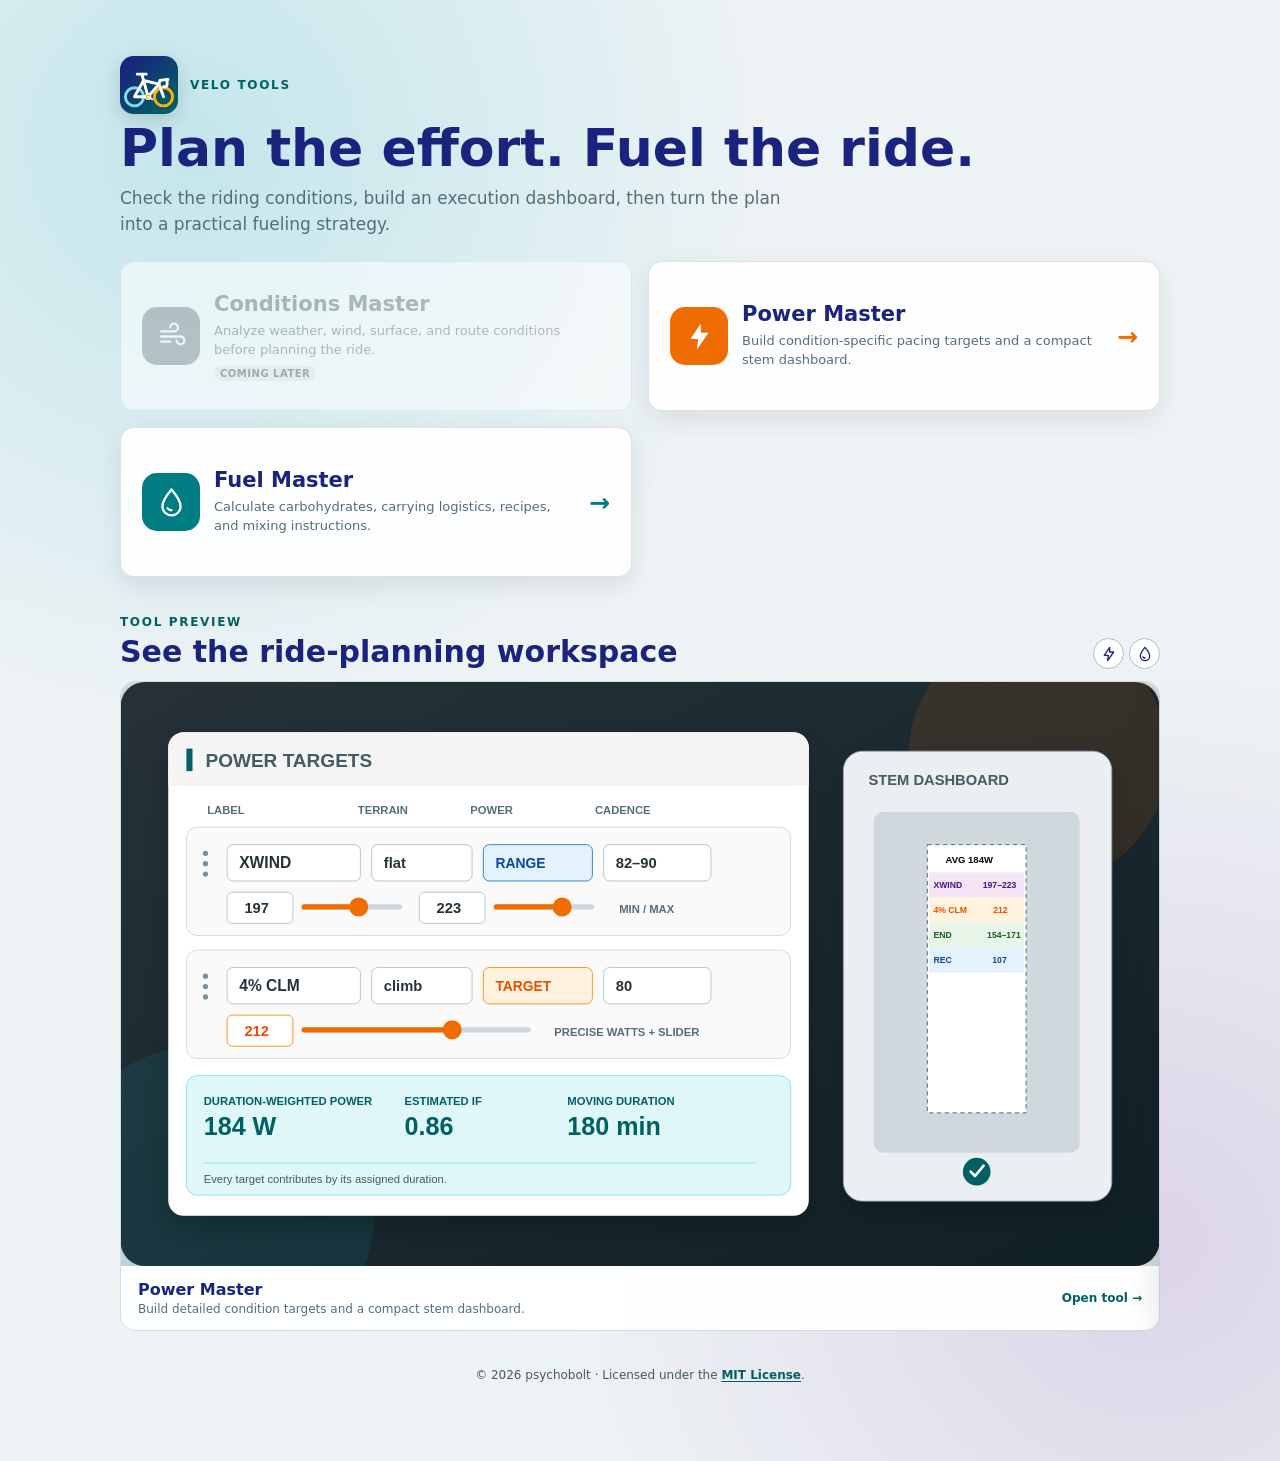
<file: velo-tools/index.html>
<!doctype html>
<html lang="en">
<head>
  <meta charset="utf-8">
  <meta name="viewport" content="width=device-width, initial-scale=1">
  <title>Velo Tools</title>
  <link rel="icon" type="image/svg+xml" href="./icons/velo-tools-favicon.svg">
  <meta name="theme-color" content="#37474f">
  <meta name="description" content="Choose a cycling planning tool for power execution or ride fueling.">
  <link rel="stylesheet" href="./styles.css">
  <link rel="stylesheet" href="./landing.css">
</head>
<body class="landing-page">
  <main class="landing-shell">
    <header class="landing-header">
      <div class="landing-brand"><img src="./icons/velo-tools-icon.svg" width="72" height="72" alt=""><span class="landing-kicker">Velo Tools</span></div>
      <h1>Plan the effort. Fuel the ride.</h1>
      <p>Check the riding conditions, build an execution dashboard, then turn the plan into a practical fueling strategy.</p>
    </header>

    <section class="tool-choices" aria-label="Choose a Velo Tool">
      <article class="tool-choice tool-choice--conditions is-disabled" aria-disabled="true">
        <span class="choice-icon" aria-hidden="true"><svg viewBox="0 0 24 24"><path d="M4 8h10a3 3 0 1 0-3-3"/><path d="M4 12h15a3 3 0 1 1-3 3"/><path d="M4 16h7"/></svg></span>
        <span class="choice-copy"><strong>Conditions Master</strong><span>Analyze weather, wind, surface, and route conditions before planning the ride.</span><small>Coming later</small></span>
      </article>
      <a class="tool-choice tool-choice--power" href="./power-master.html">
        <span class="choice-icon" aria-hidden="true"><svg viewBox="0 0 24 24"><path d="m13 2-8 12h6l-1 8 9-13h-6V2Z"/></svg></span>
        <span class="choice-copy"><strong>Power Master</strong><span>Build condition-specific pacing targets and a compact stem dashboard.</span></span>
        <span class="choice-arrow" aria-hidden="true">→</span>
      </a>
      <a class="tool-choice tool-choice--fuel" href="./fuel-master.html">
        <span class="choice-icon" aria-hidden="true"><svg viewBox="0 0 24 24"><path d="M12 2S5 10.1 5 15a7 7 0 0 0 14 0c0-4.9-7-13-7-13Z"/><path d="M9 16.5a3.5 3.5 0 0 0 3 1.5"/></svg></span>
        <span class="choice-copy"><strong>Fuel Master</strong><span>Calculate carbohydrates, carrying logistics, recipes, and mixing instructions.</span></span>
        <span class="choice-arrow" aria-hidden="true">→</span>
      </a>
    </section>

    <section class="tool-preview" aria-labelledby="preview-title">
      <header class="preview-heading"><div><span class="landing-kicker">Tool Preview</span><h2 id="preview-title">See the ride-planning workspace</h2></div><nav class="preview-nav" aria-label="Choose preview"><a href="#preview-power" aria-label="Preview Power Master" title="Power Master"><svg viewBox="0 0 24 24" aria-hidden="true"><path d="m13 2-8 12h6l-1 8 9-13h-6V2Z"/></svg></a><a href="#preview-fuel" aria-label="Preview Fuel Master" title="Fuel Master"><svg viewBox="0 0 24 24" aria-hidden="true"><path d="M12 2S5 10.1 5 15a7 7 0 0 0 14 0c0-4.9-7-13-7-13Z"/><path d="M9 16.5a3.5 3.5 0 0 0 3 1.5"/></svg></a></nav></header>
      <div class="preview-track">
        <article id="preview-power" class="preview-slide">
          <picture><source media="(max-width: 650px)" srcset="./icons/power-features-mobile.svg"><img src="./icons/power-features.svg" alt="Power Master target and range controls with a stem dashboard preview" loading="lazy"></picture>
          <footer><div><strong>Power Master</strong><span>Build detailed condition targets and a compact stem dashboard.</span></div><a href="./power-master.html">Open tool →</a></footer>
        </article>
        <article id="preview-fuel" class="preview-slide">
          <picture><source media="(max-width: 650px)" srcset="./icons/fuel-features-mobile.svg"><img src="./icons/fuel-features.svg" alt="Fuel Master demand controls, ride plan, and fueling allocation" loading="lazy"></picture>
          <footer><div><strong>Fuel Master</strong><span>Convert the execution plan into bottles, gels, and instructions.</span></div><a href="./fuel-master.html">Open tool →</a></footer>
        </article>
      </div>
    </section>
  </main>
  <footer class="site-footer">&copy; 2026 psychobolt &middot; Licensed under the <a href="./LICENSE">MIT License</a>.</footer>
  <script src="./scripts/utils/model-config.js"></script>
</body>
</html>
</file>
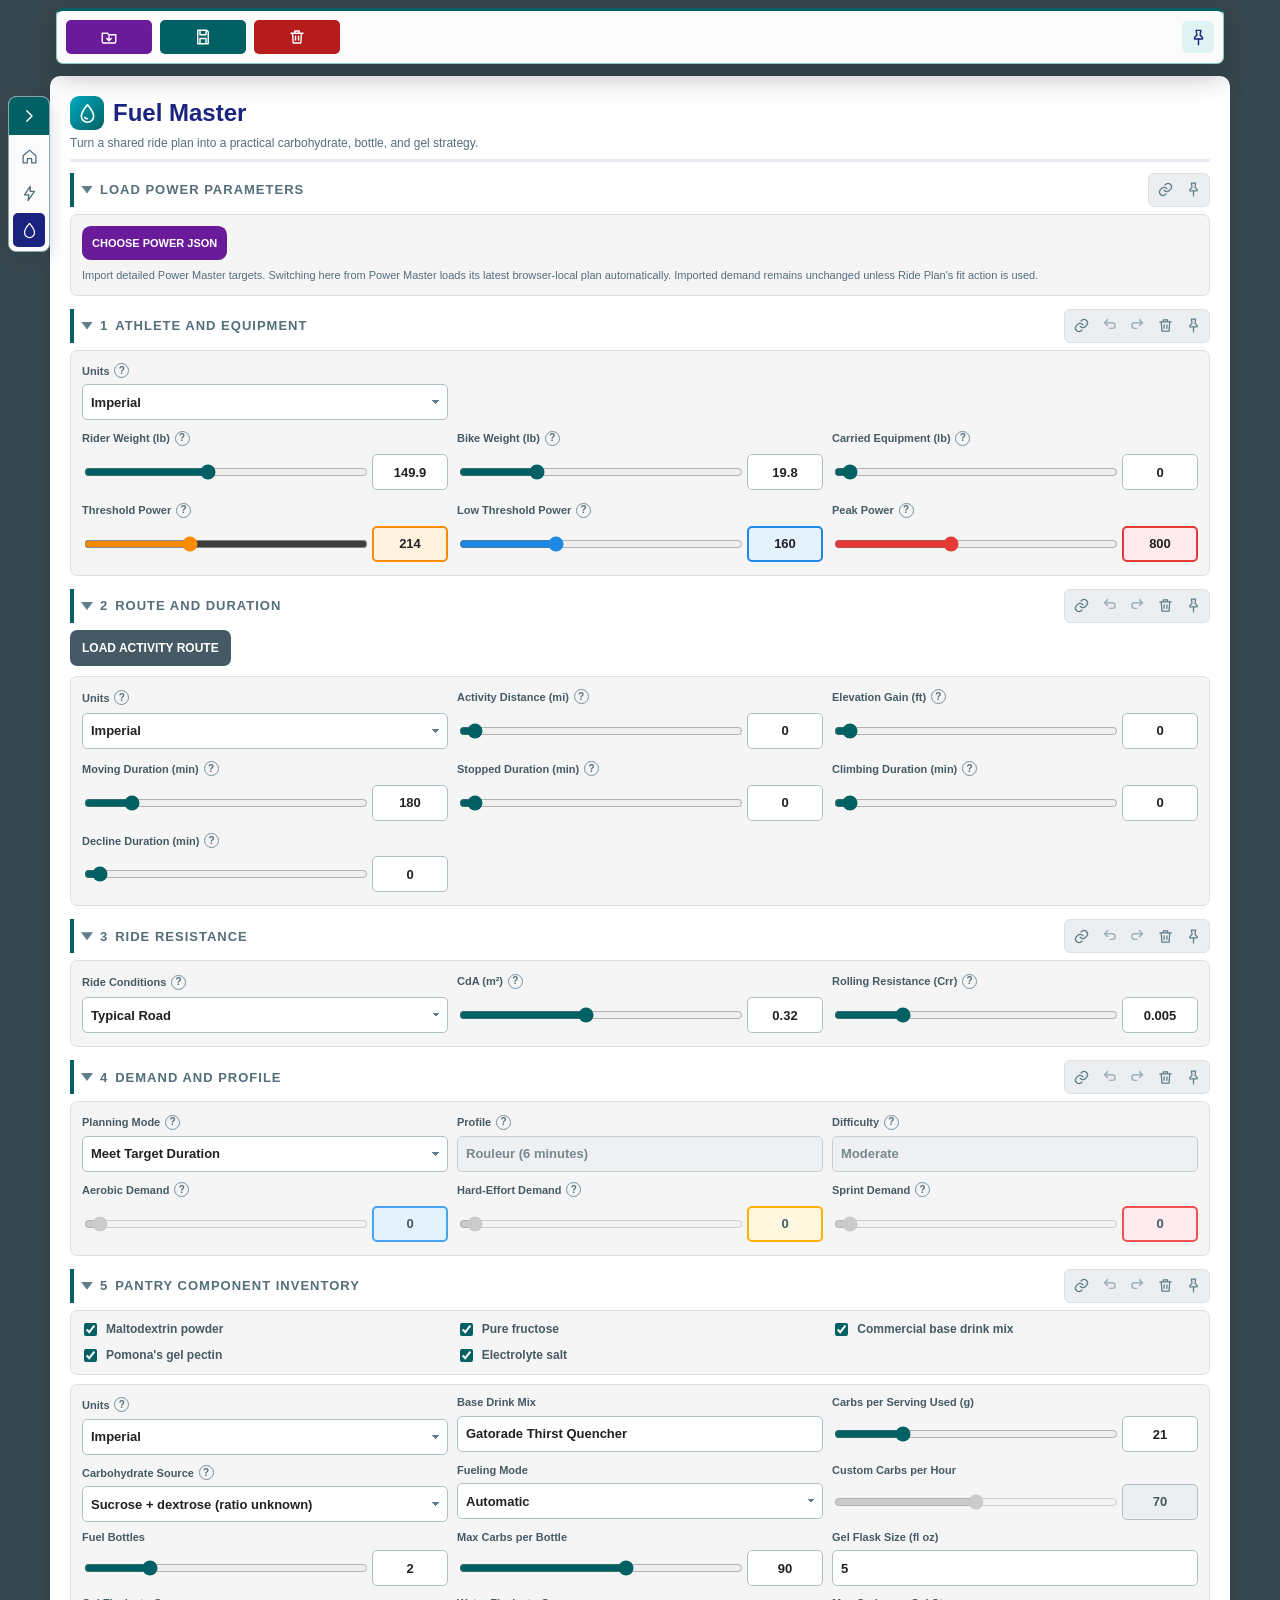
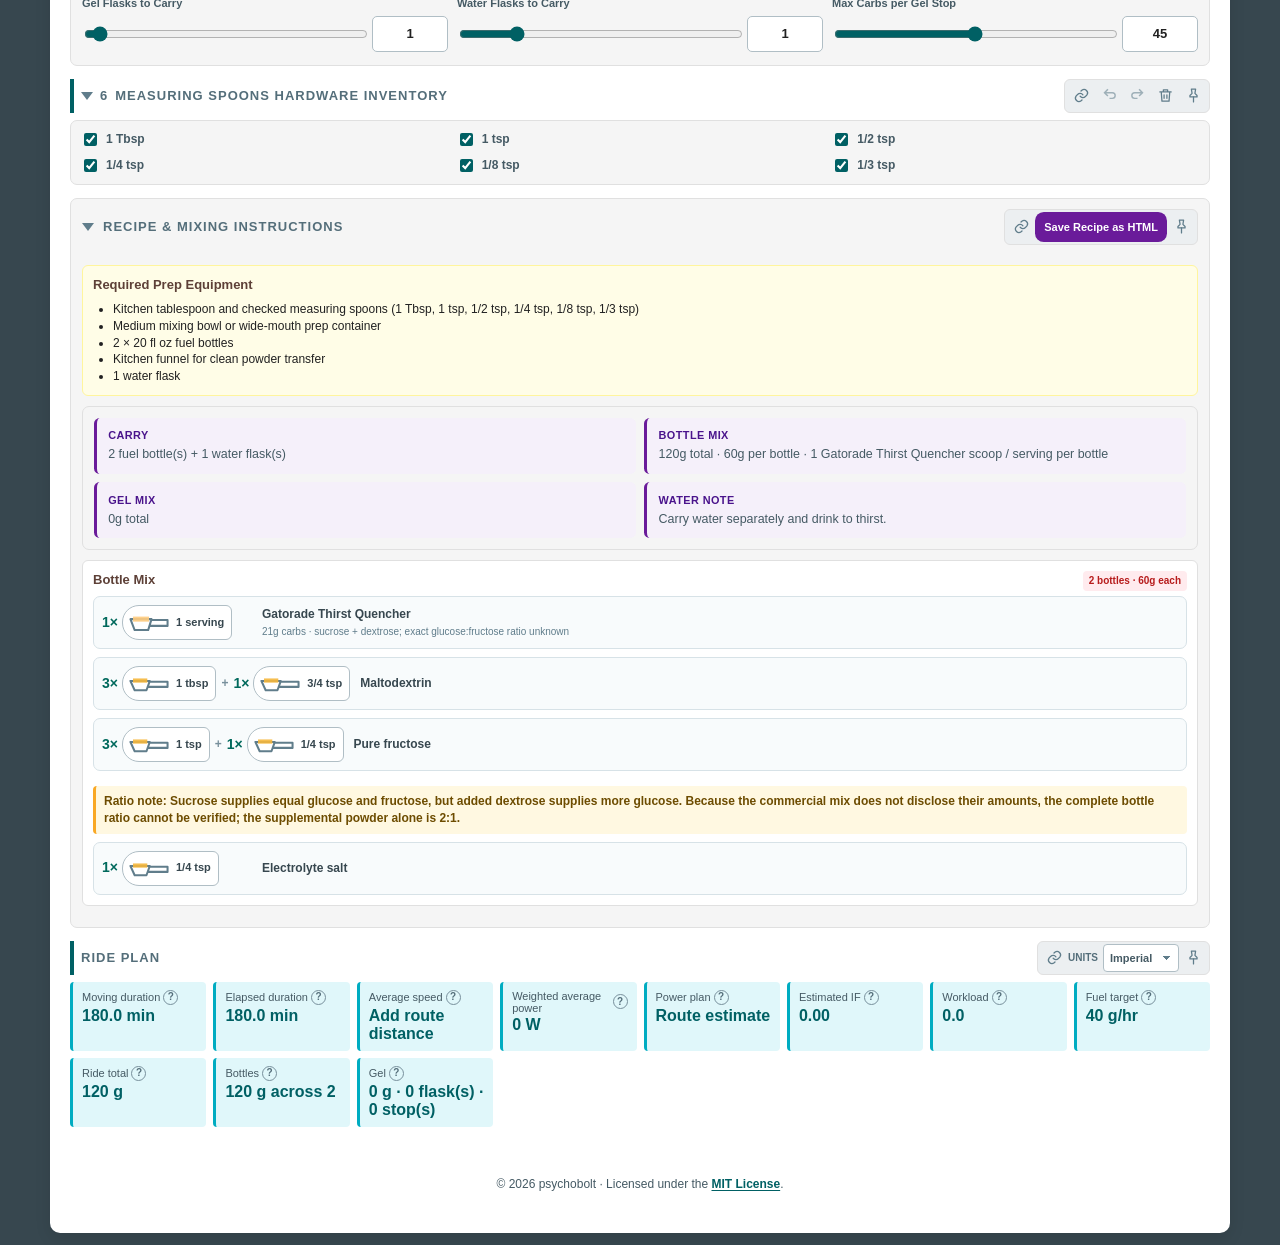
<file: velo-tools/fuel-master.html>
<!doctype html>
<html lang="en">
<head>
  <meta charset="utf-8">
  <meta name="viewport" content="width=device-width, initial-scale=1">
  <title>Fuel Master</title>
  <link rel="icon" type="image/svg+xml" href="./icons/fuel-master.svg">
  <meta name="theme-color" content="#006064">
  <link rel="stylesheet" href="./styles.css">
  <link rel="stylesheet" href="./tool-shell.css">
  <link rel="stylesheet" href="./fuel-master.css">
</head>
<body class="tool-page fuel-master-page">
<div class="app">
  <header class="app-header">
    <h1 class="app-title"><span class="tool-mark tool-mark--fuel" aria-hidden="true"><svg viewBox="0 0 24 24"><path d="M12 2S5 10.1 5 15a7 7 0 0 0 14 0c0-4.9-7-13-7-13Z"/><path d="M9 16.5a3.5 3.5 0 0 0 3 1.5"/></svg></span><span>Fuel Master</span></h1>
    <p>Turn a shared ride plan into a practical carbohydrate, bottle, and gel strategy.</p>
  </header>

  <div class="section-label">Fuel Parameters</div>
  <nav id="parameter-actions" class="parameter-actions" aria-label="Fuel Parameters">
    <div class="parameter-file-slot">
      <button id="load-fuel-button" class="parameter-load parameter-icon-button" type="button" title="Load Fuel Parameters" aria-label="Load Fuel Parameters"><svg viewBox="0 0 24 24" aria-hidden="true"><path d="M3 7h7l2 2h9v9a2 2 0 0 1-2 2H5a2 2 0 0 1-2-2V7Zm9 10V11m0 6 3-3m-3 3-3-3"/></svg></button>
      <div id="loaded-fuel-control" class="loaded-file-control" hidden>
        <input id="loaded-fuel-name" type="text" readonly aria-label="Loaded fuel parameter file" title="Click to replace the loaded fuel parameter file">
        <button id="remove-fuel-parameters" class="icon-button danger" type="button" title="Remove loaded fuel parameter file" aria-label="Remove loaded fuel parameter file"><svg viewBox="0 0 24 24" aria-hidden="true"><path d="M4 7h16M9 7V4h6v3m3 0-1 13H7L6 7m4 4v5m4-5v5"/></svg></button>
      </div>
      <input class="file-input" id="load-fuel-parameters" type="file" accept="application/json,.json">
    </div>
    <button id="save-button" class="parameter-save parameter-icon-button" type="button" title="Save Parameters" aria-label="Save Parameters"><svg viewBox="0 0 24 24" aria-hidden="true"><path d="M5 3h12l2 2v16H5V3Zm3 0v6h8V3M8 21v-7h8v7"/></svg></button>
    <button id="reset-button" class="danger parameter-icon-button" type="button" title="Reset Parameters" aria-label="Reset Parameters"><svg viewBox="0 0 24 24" aria-hidden="true"><path d="M4 7h16M9 7V4h6v3m3 0-1 13H7L6 7m4 4v5m4-5v5"/></svg></button>
    <button class="parameter-pin icon-button section-sticky-toggle" type="button" data-sticky-target="parameter-actions" data-sticky-default="true" data-sticky-persist="false" title="Pin while scrolling" aria-label="Pin while scrolling" aria-pressed="true"><svg viewBox="0 0 24 24" aria-hidden="true"><path d="M9 3h6l-1 6 3 3v2H7v-2l3-3-1-6Z"/><path d="M12 14v7"/></svg></button>
  </nav>
  <p id="status" class="status floating-status" role="status" aria-live="polite"></p>

  <main class="layout">
    <div class="stack">
      <details id="section-power-import" class="card collapsible-section" open>
        <summary class="section-title"><div class="section-heading"><h2>Load Power Parameters</h2></div><div class="section-actions"><button type="button" class="icon-button section-link" data-section-link="section-power-import" title="Copy link to Load Power Parameters" aria-label="Copy link to Load Power Parameters"><svg viewBox="0 0 24 24" aria-hidden="true"><path d="M10 13a5 5 0 0 0 7.5.5l2-2a5 5 0 0 0-7-7l-1.2 1.2"/><path d="M14 11a5 5 0 0 0-7.5-.5l-2 2a5 5 0 0 0 7 7l1.2-1.2"/></svg></button><button class="icon-button section-sticky-toggle" type="button" data-sticky-target="section-power-import" title="Pin while scrolling" aria-label="Pin while scrolling" aria-pressed="false"><svg viewBox="0 0 24 24" aria-hidden="true"><path d="M9 3h6l-1 6 3 3v2H7v-2l3-3-1-6Z"/><path d="M12 14v7"/></svg></button></div></summary>
        <div class="power-import-panel">
          <div class="power-import-file">
            <button id="load-power-button" class="parameter-load" type="button">Choose Power JSON</button>
            <div id="loaded-power-control" class="loaded-file-control" hidden><input id="loaded-power-name" type="text" readonly aria-label="Loaded power parameter file" title="Click to replace the loaded power parameter file"><button id="remove-power-plan" class="icon-button danger" type="button" title="Remove power parameters" aria-label="Remove power parameters"><svg viewBox="0 0 24 24" aria-hidden="true"><path d="M4 7h16M9 7V4h6v3m3 0-1 13H7L6 7m4 4v5m4-5v5"/></svg></button></div>
            <input class="file-input" id="load-power-plan" type="file" accept="application/json,.json">
          </div>
          <button id="load-local-power-plan" class="secondary" type="button" hidden>Use Latest Local Power Plan</button>
          <p>Import detailed Power Master targets. Switching here from Power Master loads its latest browser-local plan automatically. Imported demand remains unchanged unless Ride Plan's fit action is used.</p>
        </div>
      </details>
      <section id="authority-note" class="locked-note" hidden></section>
      <div id="planning-fields" class="stack"></div>
      <details id="section-pantry" class="card collapsible-section" open>
        <summary class="section-title"><div class="section-heading"><span>5</span><h2>Pantry Component Inventory</h2></div><div class="section-actions"><a class="icon-button section-link" href="#section-pantry" data-section-link="section-pantry" title="Copy link to Pantry Component Inventory" aria-label="Copy link to Pantry Component Inventory"><svg viewBox="0 0 24 24" aria-hidden="true"><path d="M10 13a5 5 0 0 0 7.5.5l2-2a5 5 0 0 0-7-7l-1.2 1.2"/><path d="M14 11a5 5 0 0 0-7.5-.5l-2 2a5 5 0 0 0 7 7l1.2-1.2"/></svg></a><button type="button" class="icon-button" data-fuel-history="undo" data-fuel-section="fueling" title="Undo pantry change" aria-label="Undo pantry change" disabled><svg viewBox="0 0 24 24" aria-hidden="true"><path fill="currentColor" stroke="none" d="M7.5 7H16a5 5 0 0 1 0 10h-4v-2h4a3 3 0 0 0 0-6H7.5l3 3L9 13.5 3.5 8 9 2.5 10.5 4l-3 3Z"/></svg></button><button type="button" class="icon-button" data-fuel-history="redo" data-fuel-section="fueling" title="Redo pantry change" aria-label="Redo pantry change" disabled><svg viewBox="0 0 24 24" aria-hidden="true"><path fill="currentColor" stroke="none" d="M16.5 7H8a5 5 0 0 0 0 10h4v-2H8a3 3 0 0 1 0-6h8.5l-3 3 1.5 1.5L20.5 8 15 2.5 13.5 4l3 3Z"/></svg></button><button type="button" class="icon-button danger" data-fuel-history="reset" data-fuel-section="fueling" title="Reset pantry inventory" aria-label="Reset pantry inventory"><svg viewBox="0 0 24 24" aria-hidden="true"><path d="M4 7h16M9 7V4h6v3m3 0-1 13H7L6 7m4 4v5m4-5v5"/></svg></button><button class="icon-button section-sticky-toggle" type="button" data-sticky-target="section-pantry" title="Pin while scrolling" aria-label="Pin while scrolling" aria-pressed="false"><svg viewBox="0 0 24 24" aria-hidden="true"><path d="M9 3h6l-1 6 3 3v2H7v-2l3-3-1-6Z"/><path d="M12 14v7"/></svg></button></div></summary>
        <div class="checklist-group pantry-checklist">
          <label class="check-item"><input id="have-malto" type="checkbox" checked> Maltodextrin powder</label>
          <label class="check-item"><input id="have-fructose" type="checkbox" checked> Pure fructose</label>
          <label class="check-item"><input id="have-gatorade" type="checkbox" checked> Commercial base drink mix</label>
          <label class="check-item"><input id="have-pectin" type="checkbox" checked> Pomona's gel pectin</label>
          <label class="check-item"><input id="have-salt" type="checkbox" checked> Electrolyte salt</label>
        </div>
        <div class="field-grid field-grid--three">
          <label class="field"><span class="field-label">Units <span class="tooltip" tabindex="0" role="note" data-tooltip="Controls the displayed gel volume unit. The saved plan keeps the canonical fluid-ounce value.">?</span></span><select id="fuel-units"><option value="imperial">Imperial</option><option value="metric">Metric</option></select></label>
          <label id="commercial-name-field" class="field"><span>Base Drink Mix</span><input id="drink-name" type="text" value="Gatorade Thirst Quencher"></label>
          <label id="commercial-carbs-field" class="field"><span>Carbs per Serving Used (g)</span><input id="drink-carbs" type="number" min="0" max="100" step="1" value="21" data-slider-max="100"></label>
          <label id="commercial-carb-source-field" class="field"><span class="field-label">Carbohydrate Source <span class="tooltip" tabindex="0" role="note" data-tooltip="Select the commercial mix's carbohydrate source. This lets the recipe estimate the complete bottle's glucose-to-fructose balance when the composition is known.">?</span></span><select id="drink-carb-source"><option value="sucrose-dextrose">Sucrose + dextrose (ratio unknown)</option><option value="sucrose">Sucrose / table sugar (1:1)</option><option value="dextrose">Dextrose / glucose only</option><option value="maltodextrin">Maltodextrin / glucose only</option><option value="dual-2-1">Known 2:1 glucose:fructose</option></select></label>
          <label class="field"><span>Fueling Mode</span><select id="fuel-mode"><option value="automatic">Automatic</option><option value="easy">Easy / Recovery</option><option value="endurance">Endurance</option><option value="hard">Hard Training</option><option value="race">Race</option><option value="custom">Custom</option></select></label>
          <label class="field"><span>Custom Carbs per Hour</span><input id="custom-carbs" type="number" min="20" max="120" step="1" value="70" data-slider-min="20" data-slider-max="120"></label>
          <label class="field"><span>Fuel Bottles</span><input id="bottles" type="number" min="0" max="10" step="1" value="2" data-slider-max="10"></label>
          <label class="field"><span>Max Carbs per Bottle</span><input id="bottle-capacity" type="number" min="0" max="150" step="1" value="90" data-slider-max="150"></label>
          <label class="field"><span id="gel-size-label">Gel Flask Size (fl oz)</span><input id="gel-size" type="number" min="0" step="0.1" value="5"></label>
          <label class="field"><span>Gel Flasks to Carry</span><input id="gel-flasks" type="number" min="1" max="6" step="1" value="1" data-slider-min="1" data-slider-max="6"></label>
          <label class="field"><span>Water Flasks to Carry</span><input id="water-flasks" type="number" min="0" max="6" step="1" value="1" data-slider-max="6"></label>
          <label class="field"><span>Max Carbs per Gel Stop</span><input id="gel-stop" type="number" min="1" max="90" step="1" value="45" data-slider-min="1" data-slider-max="90"></label>
        </div>
      </details>
      <details id="section-spoons" class="card collapsible-section" open>
        <summary class="section-title"><div class="section-heading"><span>6</span><h2>Measuring Spoons Hardware Inventory</h2></div><div class="section-actions"><a class="icon-button section-link" href="#section-spoons" data-section-link="section-spoons" title="Copy link to Measuring Spoons Hardware Inventory" aria-label="Copy link to Measuring Spoons Hardware Inventory"><svg viewBox="0 0 24 24" aria-hidden="true"><path d="M10 13a5 5 0 0 0 7.5.5l2-2a5 5 0 0 0-7-7l-1.2 1.2"/><path d="M14 11a5 5 0 0 0-7.5-.5l-2 2a5 5 0 0 0 7 7l1.2-1.2"/></svg></a><button type="button" class="icon-button" data-fuel-history="undo" data-fuel-section="spoons" title="Undo spoon change" aria-label="Undo spoon change" disabled><svg viewBox="0 0 24 24" aria-hidden="true"><path fill="currentColor" stroke="none" d="M7.5 7H16a5 5 0 0 1 0 10h-4v-2h4a3 3 0 0 0 0-6H7.5l3 3L9 13.5 3.5 8 9 2.5 10.5 4l-3 3Z"/></svg></button><button type="button" class="icon-button" data-fuel-history="redo" data-fuel-section="spoons" title="Redo spoon change" aria-label="Redo spoon change" disabled><svg viewBox="0 0 24 24" aria-hidden="true"><path fill="currentColor" stroke="none" d="M16.5 7H8a5 5 0 0 0 0 10h4v-2H8a3 3 0 0 1 0-6h8.5l-3 3 1.5 1.5L20.5 8 15 2.5 13.5 4l3 3Z"/></svg></button><button type="button" class="icon-button danger" data-fuel-history="reset" data-fuel-section="spoons" title="Reset spoon inventory" aria-label="Reset spoon inventory"><svg viewBox="0 0 24 24" aria-hidden="true"><path d="M4 7h16M9 7V4h6v3m3 0-1 13H7L6 7m4 4v5m4-5v5"/></svg></button><button class="icon-button section-sticky-toggle" type="button" data-sticky-target="section-spoons" title="Pin while scrolling" aria-label="Pin while scrolling" aria-pressed="false"><svg viewBox="0 0 24 24" aria-hidden="true"><path d="M9 3h6l-1 6 3 3v2H7v-2l3-3-1-6Z"/><path d="M12 14v7"/></svg></button></div></summary>
        <div class="checklist-group hardware-group">
          <label class="check-item"><input id="spoon-tablespoon" type="checkbox" checked> 1 Tbsp</label>
          <label class="check-item"><input id="spoon-1" type="checkbox" checked> 1 tsp</label>
          <label class="check-item"><input id="spoon-half" type="checkbox" checked> 1/2 tsp</label>
          <label class="check-item"><input id="spoon-quarter" type="checkbox" checked> 1/4 tsp</label>
          <label class="check-item"><input id="spoon-eighth" type="checkbox" checked> 1/8 tsp</label>
          <label class="check-item"><input id="spoon-third" type="checkbox" checked> 1/3 tsp</label>
        </div>
      </details>
      <details id="recipe-section" class="recipe-details" open>
        <summary><span class="recipe-summary-title">Recipe &amp; Mixing Instructions</span><div class="section-actions"><button type="button" class="icon-button section-link" data-section-link="recipe-section" title="Copy link to Recipe and Mixing Instructions" aria-label="Copy link to Recipe and Mixing Instructions"><svg viewBox="0 0 24 24" aria-hidden="true"><path d="M10 13a5 5 0 0 0 7.5.5l2-2a5 5 0 0 0-7-7l-1.2 1.2"/><path d="M14 11a5 5 0 0 0-7.5-.5l-2 2a5 5 0 0 0 7 7l1.2-1.2"/></svg></button><button id="save-recipe" class="recipe-save-btn" type="button">Save Recipe as HTML</button><button class="icon-button section-sticky-toggle" type="button" data-sticky-target="recipe-section" title="Pin while scrolling" aria-label="Pin while scrolling" aria-pressed="false"><svg viewBox="0 0 24 24" aria-hidden="true"><path d="M9 3h6l-1 6 3 3v2H7v-2l3-3-1-6Z"/><path d="M12 14v7"/></svg></button></div></summary>
        <div id="recipe-export-content" class="recipe-export-content">
          <div class="equipment-card"><h3>Required Prep Equipment</h3><ul id="equipment-list"></ul></div>
          <div id="recipe-plan" class="recipe-plan"></div>
          <section class="recipe-card" id="bottle-recipe-card"><h3>Bottle Mix <span id="bottle-badge" class="target-badge"></span></h3><ul id="bottle-ingredients"></ul></section>
          <section class="recipe-card" id="gel-recipe-card"><h3>Concentrated Recovery Hydrogel <span id="gel-badge" class="target-badge"></span></h3><ul id="gel-ingredients"></ul><ol id="gel-steps"></ol></section>
        </div>
      </details>

      <section id="section-ride-plan" class="card ride-plan-section">
        <header class="section-title"><div class="section-heading"><h2>Ride Plan</h2></div><div class="section-actions"><button type="button" class="icon-button section-link" data-section-link="section-ride-plan" title="Copy link to Ride Plan" aria-label="Copy link to Ride Plan"><svg viewBox="0 0 24 24" aria-hidden="true"><path d="M10 13a5 5 0 0 0 7.5.5l2-2a5 5 0 0 0-7-7l-1.2 1.2"/><path d="M14 11a5 5 0 0 0-7.5-.5l-2 2a5 5 0 0 0 7 7l1.2-1.2"/></svg></button><label class="summary-units">Units <select id="summary-units"><option value="imperial">Imperial</option><option value="metric">Metric</option></select></label><button class="icon-button section-sticky-toggle" type="button" data-sticky-target="section-ride-plan" title="Pin while scrolling" aria-label="Pin while scrolling" aria-pressed="false"><svg viewBox="0 0 24 24" aria-hidden="true"><path d="M9 3h6l-1 6 3 3v2H7v-2l3-3-1-6Z"/><path d="M12 14v7"/></svg></button></div></header>
        <div id="summary" class="summary-grid"></div>
      </section>
    </div>
  </main>
  <footer class="site-footer">&copy; 2026 psychobolt &middot; Licensed under the <a href="./LICENSE">MIT License</a>.</footer>
</div>

  <script src="./scripts/utils/functions.js"></script>
  <script src="./scripts/utils/math.js"></script>
  <script src="./scripts/utils/model-config.js"></script>
  <script src="./scripts/planning-model.js"></script>
  <script src="./scripts/app.js"></script>
  <script src="./scripts/activity-parser.js"></script>
  <script src="./scripts/planning-ui.js"></script>
  <script src="./scripts/fuel-master.js"></script>
</body>
</html>
</file>
<file: velo-tools/styles.css>
:root {
  /* Shared design tokens. Tool-specific styles should consume these instead of
     introducing near-duplicate colors, dimensions, and spacing values. */
  --color-primary: #1a237e;
  --color-accent: #006064;
  --color-accent-dark: #004d40;
  --color-load: #6a1b9a;
  --color-load-dark: #4a148c;
  --color-danger: #b71c1c;
  --color-text: #212121;
  --color-text-muted: #546e7a;
  --color-icon: #607d8b;
  --color-page: #cfd8dc;
  --color-canvas: #37474f;
  --color-surface: #fff;
  --color-panel: #f5f5f5;
  --color-panel-muted: #eceff1;
  --color-border: #e0e0e0;
  --color-control-border: #b0bec5;
  --color-summary: #e0f7fa;
  --color-summary-accent: #00acc1;
  --color-summary-text: #006064;
  --space-1: 4px;
  --space-2: 6px;
  --space-3: 8px;
  --space-4: 11px;
  --space-5: 14px;
  --radius-sm: 4px;
  --radius-md: 7px;
  --radius-lg: 10px;
  --control-height: 36px;
  --icon-control-size: 32px;
  --content-max: 1180px;
  --shadow-app: 0 5px 16px rgba(0, 0, 0, .1);
  --shadow-sticky: 0 5px 16px rgba(38, 50, 56, .2);
  /* Existing names remain aliases for older component rules. */
  --primary: var(--color-primary);
  --accent: var(--color-accent);
  --danger: var(--color-danger);
  color-scheme: light;
  font-family: Inter, ui-sans-serif, system-ui, sans-serif;
  color: var(--color-text);
  background: var(--color-canvas);
}
* { box-sizing: border-box; }
[hidden] { display: none !important; }
body { margin: 0; }
button, input, select { font: inherit; }
input[type="number"] { appearance: textfield; -moz-appearance: textfield; }
input[type="number"]::-webkit-inner-spin-button,
input[type="number"]::-webkit-outer-spin-button { margin: 0; -webkit-appearance: none; }
button { min-height: 40px; padding: .55rem .85rem; border: 0; border-radius: .55rem; background: var(--primary); color: white; font-weight: 700; cursor: pointer; }
button.secondary { color: white; background: var(--accent); }
button.danger { color: white; background: var(--danger); }
button:disabled { cursor: not-allowed; opacity: .55; }
.app-header { padding: 1.25rem max(1rem, calc((100vw - 1180px) / 2)); color: white; background: linear-gradient(135deg, var(--primary), var(--accent)); }
.app-header h1 { margin: 0; font-size: clamp(1.65rem, 5vw, 2.5rem); }
.app-header p { max-width: 720px; margin: .35rem 0 0; color: #dedaff; }
.toolbar { display: flex; flex-wrap: wrap; align-items: end; gap: .45rem; max-width: 1180px; margin: .75rem auto; padding: 0 1rem; }
.toolbar > button,
.toolbar .parameter-file-slot > button { min-width: 76px; min-height: 34px; padding: .4rem .7rem; border-radius: .4rem; font-size: .72rem; text-transform: uppercase; }
.parameter-load { background: #6a1b9a; }
.parameter-load:hover { background: #4a148c; }
.parameter-save { background: var(--accent); }
.parameter-save:hover { background: #004d40; }
.toolbar .parameter-file-slot { flex: 1 1 230px; max-width: 360px; min-width: 0; }
.toolbar .parameter-file-slot > button { width: 100%; }
.loaded-file-control { display: grid; grid-template-columns: minmax(0, 1fr) 40px; gap: .4rem; }
.loaded-file-control.is-locked { grid-template-columns: minmax(0, 1fr); }
.loaded-file-control input { width: 100%; min-width: 0; height: 34px; min-height: 34px; padding: .4rem .55rem; overflow: hidden; border: 1px solid #cbd4e1; border-radius: .45rem; color: #4f5a69; background: #f7f9fa; font-size: .78rem; font-weight: 700; text-overflow: ellipsis; cursor: pointer; }
.loaded-file-control .icon-button { width: 34px; min-height: 34px; }
.layout { display: grid; grid-template-columns: minmax(0, 1fr) minmax(280px, 360px); gap: 1rem; max-width: 1180px; margin: 0 auto 3rem; padding: 0 1rem; }
.stack { display: grid; gap: 1rem; align-content: start; }
.card { padding: 1rem; border: 1px solid #dfe5ee; border-radius: .9rem; background: white; box-shadow: 0 4px 18px rgba(29, 38, 58, .05); }
.section-title { display: flex; align-items: center; justify-content: space-between; gap: .6rem; margin-bottom: .9rem; }
.section-heading { display: flex; align-items: baseline; gap: .6rem; min-width: 0; }
.section-title span { color: var(--accent); font-size: .75rem; font-weight: 800; text-transform: uppercase; letter-spacing: .06em; }
.section-title h2 { margin: 0; font-size: 1.08rem; }
.section-actions { display: flex; flex: 0 0 auto; gap: .3rem; }
.icon-button { display: inline-grid; place-items: center; width: 38px; min-height: 38px; padding: 0; color: #607d8b; background: #eceff1; }
.icon-button svg { width: 21px; height: 21px; fill: none; stroke: currentColor; stroke-width: 1.8; stroke-linecap: round; stroke-linejoin: round; }
.icon-button.danger { color: var(--danger); background: #ffebee; }
.field-grid { display: grid; gap: .8rem; margin-top: .8rem; }
.field-grid--six { grid-template-columns: repeat(3, minmax(0, 1fr)); }
.field-grid--three { grid-template-columns: repeat(3, minmax(0, 1fr)); }
.field { display: grid; gap: .3rem; min-width: 0; }
.field > span { overflow: hidden; color: #4b5565; font-size: .78rem; font-weight: 700; text-overflow: ellipsis; white-space: nowrap; }
.field > .field-label { display: flex; align-items: center; gap: .3rem; overflow: visible; min-height: 18px; }
.tooltip { position: relative; display: inline-flex; flex: 0 0 15px; align-items: center; justify-content: center; width: 15px; height: 15px; border: 1px solid #78909c; border-radius: 50%; color: #546e7a; font-size: 10px; font-weight: 700; line-height: 1; cursor: help; }
.tooltip::after { content: attr(data-tooltip); position: absolute; left: 50%; bottom: calc(100% + 8px); transform: translateX(-50%); width: max-content; max-width: min(260px, calc(100vw - 24px)); padding: 8px 10px; border-radius: 5px; color: #fff; background: #263238; box-shadow: 0 3px 10px rgba(0,0,0,.2); font-size: 11px; font-weight: 400; line-height: 1.35; white-space: normal; opacity: 0; visibility: hidden; pointer-events: none; z-index: 100; }
.tooltip::before { content: ""; position: absolute; left: 50%; bottom: calc(100% + 3px); transform: translateX(-50%); border: 5px solid transparent; border-top-color: #263238; opacity: 0; visibility: hidden; pointer-events: none; z-index: 100; }
.tooltip:hover::after, .tooltip:hover::before, .tooltip:focus::after, .tooltip:focus::before { opacity: 1; visibility: visible; }
.field input, .field select { width: 100%; min-height: 40px; padding: .5rem .6rem; border: 1px solid #cbd4e1; border-radius: .5rem; background: white; }
.field .number-slider-row { display: grid; grid-template-columns: minmax(0, 1fr) 76px; gap: var(--space-2); align-items: center; min-width: 0; }
.field .number-slider { width: 100%; min-width: 0; min-height: 20px; height: 20px; padding: 0; border: 0; border-radius: 0; accent-color: var(--color-accent); background: transparent; }
.field .number-slider-row > input[type="number"] { min-width: 0; text-align: center; font-variant-numeric: tabular-nums; }
.field input:disabled, .field select:disabled { color: #4f5a69; background: #f2f4f8; }
.demand-low { background: #e3f2fd !important; border: 2px solid #42a5f5 !important; }
.demand-low:focus { border-color: #1565c0 !important; box-shadow: 0 0 0 3px #bbdefb; }
.demand-high { background: #fff8e1 !important; border: 2px solid #ffb300 !important; }
.demand-high:focus { border-color: #f57f17 !important; box-shadow: 0 0 0 3px #ffecb3; }
.demand-peak { background: #ffebee !important; border: 2px solid #ef5350 !important; }
.demand-peak:focus { border-color: #c62828 !important; box-shadow: 0 0 0 3px #ffcdd2; }
.number-slider--aerobic { accent-color: #1e88e5 !important; }
.number-slider--hard { accent-color: #ffb300 !important; }
.number-slider--sprint { accent-color: #ef5350 !important; }
.power-zone { --power-zone-color: #78909c; --power-zone-fill: #eceff1; }
.power-zone--low { --power-zone-color: #1e88e5; --power-zone-fill: #e3f2fd; }
.power-zone--threshold { --power-zone-color: #fb8c00; --power-zone-fill: #fff3e0; }
.power-zone--peak { --power-zone-color: #e53935; --power-zone-fill: #ffebee; }
.power-zone input[type="number"] { border: 2px solid var(--power-zone-color) !important; background: var(--power-zone-fill) !important; }
.power-zone input[type="number"]:focus { outline: 0; box-shadow: 0 0 0 3px color-mix(in srgb, var(--power-zone-color) 25%, transparent); }
.power-zone .number-slider { accent-color: var(--power-zone-color); }
.site-footer { width: min(calc(100% - 24px), var(--content-max)); margin: 22px auto 0; padding: 14px 12px 20px; color: #455a64; font-size: 12px; line-height: 1.45; text-align: center; }
.site-footer a { color: var(--color-accent); font-weight: 800; text-underline-offset: 2px; }
.status { min-height: 1.3rem; margin: .25rem 0; color: #526071; font-size: .85rem; }
.status[data-kind="error"] { color: var(--danger); }
.floating-status { position: fixed; left: 50%; bottom: 18px; z-index: 1400; width: max-content; max-width: calc(100vw - 24px); min-height: 0; margin: 0; padding: .7rem .9rem; border: 1px solid #80cbc4; border-radius: .55rem; color: #fff; background: #006064; box-shadow: 0 7px 24px rgba(0,0,0,.3); font-size: .78rem; font-weight: 750; line-height: 1.35; transform: translate(-50%, calc(100% + 36px)); opacity: 0; visibility: hidden; pointer-events: none; transition: transform .2s ease, opacity .2s ease, visibility .2s ease; }
.floating-status.is-visible { transform: translate(-50%, 0); opacity: 1; visibility: visible; pointer-events: auto; }
.floating-status[data-kind="error"] { border-color: #ef9a9a; color: #fff; background: #b71c1c; }
.metric { display: grid; grid-template-columns: 1fr auto; gap: .5rem; padding: .55rem 0; border-bottom: 1px solid #edf0f4; }
.metric strong { font-variant-numeric: tabular-nums; }
.recipe-plan { display: grid; grid-template-columns: repeat(2, minmax(0, 1fr)); gap: .55rem; }
.recipe-item { display: grid; gap: .2rem; padding: .65rem .7rem; border-left: 3px solid #6a1b9a; border-radius: .35rem; color: #455a64; background: #f5f0fa; font-size: .78rem; line-height: 1.35; }
.recipe-item strong { color: #4a148c; font-size: .68rem; letter-spacing: .04em; text-transform: uppercase; }
.target-list { display: grid; gap: .55rem; }
.target-row { display: grid; grid-template-columns: 1.2fr .85fr repeat(3, .72fr) .75fr .72fr 46px 46px auto; gap: .45rem; align-items: end; padding: .65rem; border: 1px solid #e2e7ef; border-radius: .65rem; }
.target-row .field span { font-size: .7rem; }
.target-row input[type="color"] { min-height: 40px; padding: 3px; cursor: pointer; }
.profile-targets { display: grid; grid-template-columns: minmax(180px, 1fr) minmax(160px, .8fr) minmax(170px, .8fr) auto; gap: .65rem; align-items: end; margin: 0 0 .85rem; padding: .8rem; border: 1px solid #d1c4e9; border-radius: .7rem; background: #ede7f6; }
.profile-targets button { background: #6a1b9a; }
.target-source { display: inline-block; width: fit-content; padding: 2px 5px; border-radius: 999px; color: #546e7a; background: #eceff1; font-size: .62rem; font-weight: 800; text-transform: uppercase; }
.tape { width: 25.4mm; min-height: 70mm; margin: 1rem auto; border: 1px dashed #8d98a8; background: white; }
.tape-row { display: grid; grid-template-columns: 1fr auto; padding: 3px 4px; font-size: 7pt; font-weight: 800; }
.locked-note { padding: .65rem; border-radius: .55rem; color: #422a88; background: #f0ebff; font-size: .85rem; }
.file-input { position: absolute; width: 1px; height: 1px; overflow: hidden; clip: rect(0 0 0 0); clip-path: inset(50%); white-space: nowrap; }
.activity-control { display: flex; align-items: center; gap: .5rem; max-width: 460px; margin-bottom: .75rem; }
.activity-load { display: inline-flex; align-items: center; min-height: 36px; max-width: 100%; padding: .45rem .75rem; border-radius: .45rem; color: white; background: #455a64; font-size: .75rem; font-weight: 750; text-transform: uppercase; cursor: pointer; }
.activity-loaded-control { flex: 1 1 auto; width: 100%; }
.activity-load.is-disabled { opacity: .6; cursor: not-allowed; }
@media (max-width: 800px) {
  .layout { grid-template-columns: 1fr; }
  .field-grid--six, .field-grid--three { grid-template-columns: repeat(2, minmax(0, 1fr)); }
  .target-row { grid-template-columns: repeat(2, minmax(0, 1fr)); }
  .profile-targets { grid-template-columns: 1fr; }
  .recipe-plan { grid-template-columns: 1fr; }
}
@media (max-width: 480px) {
  .card { padding: .75rem; }
  .field-grid--six, .field-grid--three { grid-template-columns: repeat(2, minmax(0, 1fr)); gap: .55rem; }
}
</file>
<file: velo-tools/landing.css>
.landing-page {
  min-height: 100vh;
  margin: 0;
  padding: clamp(18px, 5vw, 56px);
  background:
    radial-gradient(circle at 15% 10%, rgba(0, 172, 193, .18), transparent 34%),
    radial-gradient(circle at 90% 85%, rgba(106, 27, 154, .14), transparent 35%),
    #eef3f5;
}

.landing-shell { width: min(100%, 1040px); margin: auto; }
.landing-header { margin-bottom: 24px; }
.landing-brand { display: flex; align-items: center; gap: 12px; }
.landing-brand img { width: 58px; height: 58px; filter: drop-shadow(0 6px 10px rgba(38,50,56,.18)); }
.landing-kicker { color: var(--color-accent); font-size: 12px; font-weight: 850; letter-spacing: .14em; text-transform: uppercase; }
.landing-header h1 { margin: 7px 0 9px; color: var(--color-primary); font-size: clamp(30px, 6vw, 52px); line-height: 1.05; }
.landing-header p { max-width: 680px; margin: 0; color: var(--color-text-muted); font-size: clamp(14px, 2vw, 17px); line-height: 1.55; }
.tool-choices { display: grid; grid-template-columns: repeat(2, minmax(0, 1fr)); gap: 16px; }
.tool-choice { display: grid; grid-template-columns: 58px minmax(0, 1fr) auto; gap: 14px; align-items: center; min-height: 150px; padding: 21px; border: 1px solid rgba(84, 110, 122, .2); border-radius: 14px; color: inherit; background: rgba(255, 255, 255, .92); box-shadow: 0 9px 26px rgba(38, 50, 56, .1); text-decoration: none; transition: transform .16s ease, box-shadow .16s ease, border-color .16s ease; }
.tool-choice:hover, .tool-choice:focus-visible { transform: translateY(-3px); border-color: var(--choice-color); box-shadow: 0 14px 34px rgba(38, 50, 56, .16); outline: none; }
.tool-choice--power { --choice-color: #ef6c00; }
.tool-choice--fuel { --choice-color: #007c83; }
.tool-choice--conditions { --choice-color: #78909c; }
.tool-choice.is-disabled { cursor: not-allowed; filter: grayscale(.75); opacity: .56; box-shadow: none; }
.tool-choice.is-disabled:hover { transform: none; border-color: rgba(84, 110, 122, .2); box-shadow: none; }
.tool-choice.is-disabled .choice-icon { background: #90a4ae; }
.tool-choice.is-disabled .choice-copy strong,
.tool-choice.is-disabled .choice-copy span { color: #78909c; }
.tool-choice.is-disabled .choice-copy small { width: fit-content; padding: 2px 6px; border-radius: 999px; color: #607d8b; background: #eceff1; font-size: 10px; font-weight: 800; letter-spacing: .05em; text-transform: uppercase; }
.choice-icon { display: grid; place-items: center; width: 58px; height: 58px; border-radius: 15px; color: #fff; background: var(--choice-color); }
.choice-icon svg { width: 31px; height: 31px; fill: none; stroke: currentColor; stroke-width: 1.8; stroke-linecap: round; stroke-linejoin: round; }
.tool-choice--power .choice-icon svg { fill: currentColor; stroke: none; }
.choice-copy { display: grid; gap: 6px; min-width: 0; }
.choice-copy strong { color: var(--color-primary); font-size: 21px; }
.choice-copy span { color: var(--color-text-muted); font-size: 13px; line-height: 1.45; }
.choice-arrow { color: var(--choice-color); font-size: 25px; font-weight: 800; }

.tool-preview { margin-top: 34px; }
.preview-heading { display: flex; align-items: end; justify-content: space-between; gap: 16px; margin-bottom: 12px; }
.preview-heading h2 { margin: 4px 0 0; color: var(--color-primary); font-size: clamp(21px, 4vw, 30px); }
.preview-nav { display: flex; gap: 5px; }
.preview-nav a { display: grid; place-items: center; width: 31px; height: 31px; border: 1px solid var(--color-control-border); border-radius: 50%; color: var(--color-primary); background: #fff; text-decoration: none; }
.preview-nav svg { width: 16px; height: 16px; fill: none; stroke: currentColor; stroke-width: 2; stroke-linejoin: round; stroke-linecap: round; }
.preview-nav a:hover, .preview-nav a:focus-visible { color: #fff; background: var(--color-primary); outline: none; }
.preview-track { display: grid; grid-auto-flow: column; grid-auto-columns: 100%; overflow-x: auto; overscroll-behavior-inline: contain; border-radius: 15px; scroll-behavior: smooth; scroll-snap-type: inline mandatory; scrollbar-width: none; }
.preview-track::-webkit-scrollbar { display: none; }
.preview-slide { overflow: hidden; border: 1px solid rgba(84,110,122,.24); border-radius: 15px; background: rgba(255,255,255,.94); box-shadow: 0 10px 30px rgba(38,50,56,.13); scroll-snap-align: start; }
.preview-slide picture { display: block; aspect-ratio: 16 / 9; overflow: hidden; background: #cfd8dc; }
.debug-profile-host { display:flex; justify-content:center; min-height:100vh; overflow:hidden; background:#263238; }
.debug-profile-frame { display:block; flex:0 0 auto; width:100%; height:100vh; border:0; background:#263238; box-shadow:0 0 0 1px rgba(255,255,255,.2), 0 12px 36px rgba(0,0,0,.45); }
.preview-slide img { display: block; width: 100%; height: 100%; object-fit: cover; object-position: top center; }
.preview-slide footer { display: flex; align-items: center; justify-content: space-between; gap: 18px; padding: 14px 17px; }
.preview-slide footer div { display: grid; gap: 3px; }
.preview-slide footer strong { color: var(--color-primary); font-size: 16px; }
.preview-slide footer span { color: var(--color-text-muted); font-size: 12px; }
.preview-slide footer a { flex: 0 0 auto; color: var(--color-accent); font-size: 12px; font-weight: 850; text-decoration: none; }

@media (max-width: 650px) {
  .tool-choices { grid-template-columns: 1fr; }
  .tool-choice { min-height: 126px; padding: 17px; }
  .preview-slide picture { aspect-ratio: 4 / 5; }
  .preview-slide footer { align-items: start; }
}

@media (max-width: 390px) {
  .tool-choice { grid-template-columns: 48px minmax(0, 1fr); gap: 11px; }
  .choice-icon { width: 48px; height: 48px; border-radius: 12px; }
  .choice-arrow { display: none; }
}
</file>
<file: velo-tools/tool-shell.css>
/* Shared compact shell for Fuel Master and Power Master.
   Specialized controls stay in each tool's stylesheet. */
.tool-page {
  padding: 12px;
  color: var(--color-text);
  background: var(--color-canvas);
  font-family: "Segoe UI", Tahoma, Geneva, Verdana, sans-serif;
}

.tool-page .app {
  width: min(100%, var(--content-max));
  margin: auto;
  padding: 20px;
  border-radius: var(--radius-lg);
  background: var(--color-surface);
  box-shadow: var(--shadow-app);
}

.tool-page .app-header {
  padding: 0 0 9px;
  border-bottom: 3px solid #e8eaf6;
  color: var(--color-text);
  background: none;
}

.tool-page .app-header h1 { color: var(--color-primary); font-size: 24px; }
.tool-page .app-header p { color: var(--color-text-muted); font-size: 12px; }
.tool-page .app-title { display: flex; align-items: center; gap: 9px; }
.tool-page .tool-mark { display: inline-grid; flex: 0 0 34px; place-items: center; width: 34px; height: 34px; border-radius: 9px; color: #fff; }
.tool-page .tool-mark svg { width: 21px; height: 21px; fill: none; stroke: currentColor; stroke-width: 1.9; stroke-linecap: round; stroke-linejoin: round; }
.tool-page .tool-mark--power { background: linear-gradient(135deg, #f9a825, #ef6c00); }
.tool-page .tool-mark--power svg { fill: currentColor; stroke: none; }
.tool-page .tool-mark--fuel { background: linear-gradient(135deg, #00acc1, #006064); }

.tool-page .section-label {
  margin: 14px 0 6px;
  padding-left: 7px;
  border-left: 4px solid var(--color-accent);
  color: var(--color-text-muted);
  font-size: 12px;
  font-weight: 800;
  letter-spacing: .8px;
  text-transform: uppercase;
}

.tool-page .status {
  min-height: 18px;
  margin: 0 0 8px 12px;
  color: var(--color-accent);
  font-size: 12px;
  font-weight: 700;
}

.tool-page .floating-status { position: fixed; min-height: 0; margin: 0; color: #fff; font-size: 12px; }

.tool-page .parameter-actions {
  position: relative;
  z-index: 20;
  display: grid;
  grid-template-columns: 86px 86px 86px minmax(12px, 1fr) 32px;
  justify-content: start;
  align-items: center;
  gap: var(--space-3);
  margin-bottom: var(--space-5);
  padding: 9px;
  border: 1px solid var(--color-border);
  border-radius: var(--radius-md);
  background: var(--color-panel);
  transition: border-color .16s ease, box-shadow .16s ease, background .16s ease;
}

.tool-page .parameter-actions.is-section-pinned {
  position: fixed;
  top: 8px;
  left: 50%;
  z-index: 76;
  width: min(calc(100vw - 112px), var(--content-max));
  margin: 0;
  border-color: var(--color-control-border);
  background: var(--color-surface);
  box-shadow: 0 8px 22px rgba(25, 39, 46, .28);
  transform: translateX(-50%);
}

/* Pinning Parameters promotes it to a top application bar. Reserve its space
   so the header and first form section move down rather than being obscured. */
.tool-page:has(.parameter-actions.is-section-pinned) { padding-top: 76px; }
.tool-page:has(.parameter-actions.is-section-pinned) > .app > .section-label { display: none; }
.tool-page:has(.pinned-section-dock > .is-floating-minimized) { padding-bottom: 52px; }

.tool-page .parameter-actions:has(.loaded-file-control:not([hidden])) {
  grid-template-columns: minmax(220px, 300px) 86px 86px minmax(12px, 1fr) 32px;
}

.tool-page .parameter-actions.is-sticky {
  border-color: #80cbc4;
  border-top: 3px solid var(--color-accent);
  background: rgba(255, 255, 255, .98);
  box-shadow: 0 11px 28px rgba(25, 39, 46, .34);
}

.tool-page .parameter-actions > button,
.tool-page .parameter-file-slot > button {
  min-width: 86px;
  min-height: 34px;
  padding: 6px 9px;
  border-radius: 5px;
  font-size: 11px;
  text-transform: uppercase;
}

.tool-page .parameter-file-slot { grid-column: 1; min-width: 0; }
.tool-page .parameter-file-slot > button { width: 86px; }
.tool-page .parameter-file-slot:has(.loaded-file-control:not([hidden])) { width: 100%; min-width: 0; overflow: hidden; }
.tool-page .parameter-save { grid-column: 2; }
.tool-page .parameter-actions > .danger { grid-column: 3; }
.tool-page .parameter-pin { grid-column: 5; justify-self: end; width: 32px; min-width: 32px !important; min-height: 32px !important; padding: 0 !important; color: var(--color-icon); background: transparent; }
.tool-page .parameter-icon-button { display: grid; place-items: center; }

.tool-page .parameter-icon-button svg {
  width: 18px;
  height: 18px;
  fill: none;
  stroke: currentColor;
  stroke-width: 1.9;
  stroke-linecap: round;
  stroke-linejoin: round;
}

.tool-page .loaded-file-control { display: grid; grid-template-columns: minmax(0, 1fr) 34px; gap: 5px; }
.tool-page .loaded-file-control.is-locked { grid-template-columns: minmax(0, 1fr); }

.tool-page .loaded-file-control input {
  width: 100%;
  min-width: 0;
  height: 34px;
  padding: 5px 7px;
  overflow: hidden;
  border: 1px solid var(--color-control-border);
  border-radius: 5px;
  color: #455a64;
  background: #f7f9fa;
  font-size: 12px;
  font-weight: 700;
  text-overflow: ellipsis;
  cursor: pointer;
}

.tool-page .loaded-file-control .icon-button { width: 34px; min-width: 34px; min-height: 34px; padding: 0; }
.tool-page .planning-stack { display: contents; }
.tool-page .card { margin: 0 0 13px; padding: 0; border: 0; border-radius: 0; box-shadow: none; }

.tool-page .section-title {
  min-height: 32px;
  margin: 11px 0 7px;
  padding-left: 7px;
  border-left: 4px solid var(--color-accent);
}

.tool-page details.collapsible-section > summary.section-title { list-style: none; cursor: pointer; }
.tool-page details.collapsible-section > summary.section-title::-webkit-details-marker { display: none; }
.tool-page details.collapsible-section > summary.section-title .section-heading::before {
  content: "";
  flex: 0 0 12px;
  width: 12px;
  height: 8px;
  background: var(--color-icon);
  clip-path: polygon(0 0, 100% 0, 50% 100%);
  transition: transform .15s ease;
}
.tool-page details.collapsible-section:not([open]) > summary.section-title .section-heading::before { transform: rotate(-90deg); }
.tool-page details.collapsible-section:not([open]) > summary.section-title { margin-bottom: 11px; }
.tool-page details.collapsible-section:not([open]) .section-actions > :not(.section-sticky-toggle):not(.section-fullscreen-toggle) { display: none; }
.tool-page .section-link.is-copied { color: var(--color-primary); background: #e0f2f1; }
.tool-page .section-sticky-toggle.is-active { color: var(--color-primary); background: #e0f2f1; }
.tool-page .section-actions .section-fullscreen-toggle,
.tool-page .target-actions .section-fullscreen-toggle {
  margin-left: 7px;
  box-shadow: -5px 0 0 -4px var(--color-control-border);
}
.tool-page .section-sticky-toggle svg { fill: none; stroke: currentColor; stroke-width: 1.8; stroke-linecap: round; stroke-linejoin: round; }
.tool-page details.collapsible-section.is-section-pinned,
.tool-page section.is-section-pinned,
.tool-page .recipe-details.is-section-pinned {
  position: sticky;
  top: 72px;
  z-index: 12;
  max-height: calc(100vh - 84px);
  overflow: auto;
  align-self: start;
  border: 1px solid var(--color-control-border);
  border-radius: var(--radius-md);
  background: var(--color-surface);
  box-shadow: 0 10px 26px rgba(25, 39, 46, .30);
}

.pinned-section-dock {
  position: fixed;
  top: 72px;
  right: 8px;
  bottom: 8px;
  left: 54px;
  z-index: 48;
  overflow: hidden;
  pointer-events: none;
}

.tool-page .pinned-section-dock > details.is-section-pinned,
.tool-page .pinned-section-dock > section.is-section-pinned,
.tool-page .pinned-section-dock > aside.is-section-pinned,
.tool-page .pinned-section-dock > .target-row.is-section-pinned {
  position: absolute !important;
  min-width: 360px;
  max-width: calc(100% - 16px);
  max-height: calc(100% - 16px);
  margin: 0;
  padding: 9px;
  overflow-x: hidden;
  overflow-y: auto;
  border: 2px solid #90a4ae;
  border-radius: 9px;
  background: rgba(255, 255, 255, .91);
  box-shadow: 0 0 0 5px rgba(236, 239, 241, .72), 0 0 0 6px rgba(96, 125, 139, .58), 0 18px 44px rgba(18, 32, 40, .5);
  backdrop-filter: blur(12px) saturate(115%);
  pointer-events: auto;
}

.tool-page .pinned-section-dock .floating-card-drag-handle { width: 100%; cursor: move; touch-action: none; user-select: none; }
.tool-page .pinned-section-dock .floating-card-drag-handle .section-heading { cursor: move; }
.tool-page .pinned-section-dock details > summary.section-title.floating-card-drag-handle,
.tool-page .pinned-section-dock section > .section-title.floating-card-drag-handle,
.tool-page .pinned-section-dock aside > .section-title.floating-card-drag-handle { cursor: move; }
.tool-page .pinned-section-dock .section-title {
  display: grid;
  grid-template-columns: minmax(0, 1fr) auto;
  align-items: center;
}
.tool-page .pinned-section-dock .section-heading { min-width: 0; }
.tool-page .pinned-section-dock .section-actions { min-width: 0; }
.tool-page .pinned-section-dock .section-actions .icon-button { width: 26px; min-height: 26px; }
.tool-page .pinned-section-dock input,
.tool-page .pinned-section-dock select,
.tool-page .pinned-section-dock .field,
.tool-page .pinned-section-dock .number-slider-row { min-width: 0; max-width: 100%; }

.tool-page .pinned-section-dock .field-grid,
.tool-page .pinned-section-dock .appearance-grid { grid-template-columns: repeat(2, minmax(0, 1fr)); }

/* Athlete groups are already internally arranged in three columns. Keep each
   group full-width when Step 1 is floating so Units, weights, and power do not
   get auto-placed into competing half-width columns. */
.tool-page .pinned-section-dock .field-grid.athlete-layout {
  grid-template-columns: minmax(0, 1fr);
}
.tool-page .pinned-section-dock .field-grid.athlete-layout > .athlete-units-row,
.tool-page .pinned-section-dock .field-grid.athlete-layout > .athlete-row {
  grid-column: 1 / -1;
  width: 100%;
  min-width: 0;
}

@media (min-width: 821px) {
  .tool-page .pinned-section-dock > #section-athlete.is-section-pinned {
    min-width: 720px;
  }
}

.tool-page .pinned-section-dock details.collapsible-section > summary.section-title .section-heading::before { display: none; }

.pinned-minimize-toggle { display: none !important; }
.pinned-minimize-toggle.is-window-active { display: inline-grid !important; }
.section-fullscreen-toggle.is-active,
.pinned-minimize-toggle.is-active { color: var(--color-primary); background: #e0f2f1; }

.pinned-taskbar { display: none; }
.tool-page .pinned-section-dock > .is-floating-minimized {
  display: block !important;
  min-width: 0 !important;
  max-width: none;
  height: auto !important;
  min-height: 0;
  padding: 6px;
  overflow: hidden;
}
.tool-page .pinned-section-dock > .is-floating-minimized > *:not(.pinned-taskbar) { display: none !important; }
.tool-page .pinned-section-dock > .is-floating-minimized > .pinned-taskbar {
  display: flex !important;
  align-items: center;
  justify-content: space-between;
  gap: 8px;
  min-height: 34px;
  padding: 2px 4px 2px 9px;
  border-radius: 5px;
  cursor: pointer;
}
.tool-page .pinned-section-dock > .is-floating-minimized > .pinned-taskbar:focus-visible { outline: 2px solid var(--color-primary); outline-offset: -1px; }
.pinned-taskbar strong { display: block; flex: 1 1 auto; min-width: 0; overflow: hidden; color: var(--color-text-muted); font-size: 12px; text-overflow: ellipsis; white-space: nowrap; }
.pinned-taskbar > span { display: inline-flex; flex: 0 0 auto; gap: 2px; }
.pinned-taskbar button { display: grid; place-items: center; width: 28px; min-width: 28px; min-height: 28px; padding: 0; border: 0; border-radius: 5px; color: var(--color-icon); background: transparent; }
.pinned-taskbar button:hover { color: var(--color-primary); background: #e0f2f1; }
.pinned-taskbar svg { width: 17px; height: 17px; fill: none; stroke: currentColor; stroke-width: 1.8; stroke-linecap: round; stroke-linejoin: round; }

.tool-page .pinned-section-dock > details.is-section-pinned.is-section-fullscreen,
.tool-page .pinned-section-dock > section.is-section-pinned.is-section-fullscreen,
.tool-page .pinned-section-dock > aside.is-section-pinned.is-section-fullscreen,
.tool-page .pinned-section-dock > .target-row.is-section-pinned.is-section-fullscreen {
  position: fixed !important;
  inset: 8px 8px 8px 54px !important;
  z-index: 72;
  width: auto !important;
  height: calc(100vh - 16px) !important;
  min-width: 0;
  max-width: none;
  max-height: none;
}
.tool-page:has(.parameter-actions.is-section-pinned) .pinned-section-dock > .is-section-fullscreen { top: 72px !important; height: calc(100vh - 80px) !important; }

/* Fullscreen is temporary and does not alter the section's pinned state. */
.tool-page details.is-section-fullscreen:not(.is-section-pinned),
.tool-page section.is-section-fullscreen:not(.is-section-pinned),
.tool-page aside.is-section-fullscreen:not(.is-section-pinned),
.tool-page .target-row.is-section-fullscreen:not(.is-section-pinned) {
  position: fixed !important;
  inset: 8px 8px 8px 54px !important;
  z-index: 72;
  width: auto !important;
  height: calc(100vh - 16px) !important;
  max-width: none !important;
  max-height: none !important;
  margin: 0 !important;
  padding: 10px;
  overflow: auto;
  border: 2px solid var(--color-control-border);
  border-radius: 9px;
  background: var(--color-surface);
  box-shadow: 0 18px 44px rgba(18, 32, 40, .5);
}
.tool-page:has(.parameter-actions.is-section-pinned) details.is-section-fullscreen:not(.is-section-pinned),
.tool-page:has(.parameter-actions.is-section-pinned) section.is-section-fullscreen:not(.is-section-pinned),
.tool-page:has(.parameter-actions.is-section-pinned) aside.is-section-fullscreen:not(.is-section-pinned),
.tool-page:has(.parameter-actions.is-section-pinned) .target-row.is-section-fullscreen:not(.is-section-pinned) {
  top: 72px !important;
  height: calc(100vh - 80px) !important;
}

.pinned-resize-handle {
  position: absolute;
  right: 2px;
  bottom: 2px;
  z-index: 6;
  display: none;
  place-items: center;
  width: 26px;
  min-width: 26px;
  height: 26px;
  min-height: 26px;
  padding: 0;
  border: 0;
  border-radius: 6px 0 6px 0;
  color: #455a64;
  background: rgba(236, 239, 241, .92);
  cursor: ns-resize;
  touch-action: none;
}
.pinned-resize-handle:hover { color: var(--color-primary); background: #e0f2f1; }
.pinned-resize-handle svg { width: 17px; height: 17px; fill: none; stroke: currentColor; stroke-width: 1.8; stroke-linecap: round; stroke-linejoin: round; }

.tool-page .pinned-section-dock .section-title {
  margin-top: 0;
  padding-right: 2px;
  background: rgba(245, 245, 245, .68);
}

.tool-sidebar {
  position: fixed;
  top: 96px;
  left: 8px;
  z-index: 60;
  width: 42px;
  overflow: hidden;
  border: 1px solid #90a4ae;
  border-radius: 8px;
  background: rgba(255, 255, 255, .98);
  box-shadow: var(--shadow-sticky);
  transition: width .18s ease;
}
.tool-sidebar.is-expanded { width: 176px; }
.tool-sidebar-toggle { display: grid; place-items: center; width: 100%; min-height: 38px; padding: 0; border-radius: 0; color: #fff; background: var(--color-accent); }
.tool-sidebar-toggle { cursor: move; }
.tool-sidebar-toggle svg { width: 18px; height: 18px; fill: none; stroke: currentColor; stroke-width: 2; stroke-linecap: round; stroke-linejoin: round; transition: transform .18s ease; }
.tool-sidebar.is-expanded .tool-sidebar-toggle svg { transform: rotate(180deg); }
.tool-sidebar-links { display: grid; padding: 4px; gap: 3px; }
.tool-sidebar-links a { display: grid; grid-template-columns: 32px minmax(0, 1fr); align-items: center; min-height: 34px; overflow: hidden; border-radius: 5px; color: var(--color-text-muted); font-size: 11px; font-weight: 800; text-decoration: none; white-space: nowrap; }
.tool-sidebar-links a:hover { color: var(--color-primary); background: var(--color-panel-muted); }
.tool-sidebar-links a.is-current { color: #fff; background: var(--color-primary); }
.tool-sidebar-links a svg { justify-self: center; width: 17px; height: 17px; fill: none; stroke: currentColor; stroke-width: 1.8; stroke-linecap: round; stroke-linejoin: round; }
.tool-sidebar-links a span { padding-right: 8px; }

/* Debug profiles use an actual iframe viewport so media queries run at the
   selected width instead of merely narrowing the inner content container. */
.debug-profile-host { display: flex; justify-content: center; min-height: 100vh; overflow: hidden; background: #263238; }
.debug-profile-frame { display: block; flex: 0 0 auto; height: 100vh; border: 0; background: var(--color-canvas); box-shadow: 0 0 0 1px rgba(255,255,255,.2), 0 12px 36px rgba(0,0,0,.45); }
.debug-config-section { border-color: #b39ddb; background: #faf7ff; }
.debug-config-toolbar { display: grid; grid-template-columns: minmax(0, 1fr) auto; align-items: end; gap: 8px; }
.debug-config-toolbar button { min-height: 36px; }
.debug-config-editor { margin-top: 10px; }
.debug-config-editor textarea { width: 100%; min-height: 210px; padding: 10px; resize: vertical; border: 1px solid var(--color-control-border); border-radius: var(--radius-sm); color: #263238; background: #fff; font: 12px/1.45 ui-monospace, SFMono-Regular, Menlo, Consolas, monospace; tab-size: 2; }
.debug-config-actions { display: flex; gap: 7px; margin-top: 8px; }
.debug-config-actions button { min-height: 34px; padding: 6px 10px; font-size: 11px; }
.debug-config-status { min-height: 18px; margin: 7px 0 0; }
.tool-page [id^="section-"],
.tool-page #recipe-section { scroll-margin-top: 76px; }

.tool-page .section-heading { align-items: center; gap: 7px; }
.tool-page .section-title { flex-wrap: wrap; }
.tool-page .section-heading { flex: 1 1 150px; }
.tool-page .section-title h2 { margin: 0; }

.tool-page .section-title h2,
.tool-page .section-title span {
  color: var(--color-text-muted);
  font-size: 13px;
  font-weight: 800;
  letter-spacing: 1px;
  text-transform: uppercase;
}

.tool-page .section-actions {
  display: inline-flex;
  align-items: center;
  gap: 0;
  margin-left: 0;
  padding: 2px;
  border: 1px solid var(--color-border);
  border-radius: 6px;
  background: var(--color-panel-muted);
}
.tool-page .section-actions .icon-button { width: 28px; min-height: 28px; }
.tool-page .section-actions .icon-button svg { width: 17px; height: 17px; }
.tool-page .icon-button { width: var(--icon-control-size); min-height: var(--icon-control-size); border-radius: 6px; color: var(--color-icon); background: transparent; }
.tool-page .icon-button svg { width: 19px; height: 19px; }
.tool-page .icon-button:hover:not(:disabled) { color: var(--color-primary); background: var(--color-panel-muted); }
.tool-page .icon-button.danger { color: var(--color-icon); background: transparent; }
.tool-page .icon-button.danger:hover:not(:disabled) { color: #c62828; }

.tool-page .field-grid,
.tool-page .appearance-grid {
  display: grid;
  grid-template-columns: repeat(auto-fit, minmax(155px, 1fr));
  gap: 9px;
  margin: 0;
  padding: var(--space-4);
  border: 1px solid var(--color-border);
  border-radius: var(--radius-md);
  background: var(--color-panel);
}
.tool-page .athlete-layout { grid-template-columns: minmax(0, 1fr); }
.tool-page .athlete-units-row,
.tool-page .athlete-row { display: grid; grid-template-columns: repeat(3, minmax(0, 1fr)); gap: 9px; min-width: 0; }
.tool-page .athlete-units-row > .field { grid-column: 1; }

@media (max-width: 640px) {
  .tool-page .athlete-units-row,
  .tool-page .athlete-row { gap: 5px; }
  .tool-page .athlete-row .number-slider-row { grid-template-columns: minmax(0, 1fr) 44px; gap: 3px; }
}

.tool-page .field-grid--six,
.tool-page .field-grid--three { grid-template-columns: repeat(3, minmax(0, 1fr)); }
.tool-page .field > span { color: #455a64; font-size: 11px; }
.tool-page .field > .field-label { min-width: 0; overflow: visible; }

.tool-page .field input,
.tool-page .field select {
  height: var(--control-height);
  min-height: var(--control-height);
  padding: 6px 8px;
  border-color: var(--color-control-border);
  border-radius: 5px;
  color: var(--color-text);
  font-size: 13px;
  font-weight: 700;
}

.tool-page select {
  appearance: none;
  padding-right: 25px !important;
  overflow: hidden;
  background-color: var(--color-surface);
  background-image: linear-gradient(45deg, transparent 50%, var(--color-icon) 50%), linear-gradient(135deg, var(--color-icon) 50%, transparent 50%);
  background-position: calc(100% - 11px) 50%, calc(100% - 7px) 50%;
  background-size: 4px 4px, 4px 4px;
  background-repeat: no-repeat;
  text-overflow: ellipsis;
}

.tool-page .field input:disabled,
.tool-page .field select:disabled { color: #455a64; background: var(--color-panel-muted); }
.tool-page .activity-control { margin: 0 0 10px; }

.tool-page .summary-units {
  display: flex;
  align-items: center;
  gap: 5px;
  margin-left: auto;
  color: var(--color-text-muted);
  font-size: 10px;
  font-weight: 800;
  text-transform: uppercase;
}

.tool-page .summary-units select {
  min-height: 28px;
  padding: 3px 22px 3px 6px;
  border: 1px solid var(--color-control-border);
  border-radius: var(--radius-sm);
  color: #455a64;
  background-color: var(--color-surface);
  font-size: 11px;
  font-weight: 700;
}

.tool-page .summary-grid { display: grid; grid-template-columns: repeat(auto-fit, minmax(135px, 1fr)); gap: 7px; }
.tool-page .metric { display: block; padding: 8px 9px; border: 0; border-left: 3px solid var(--color-summary-accent); border-radius: var(--radius-sm); background: var(--color-summary); color: #455a64; font-size: 11px; }
.tool-page .metric > span { display: flex; align-items: center; gap: 3px; }
.tool-page .metric strong { display: block; margin-top: 2px; color: var(--color-summary-text); font-size: 16px; }
.tool-page .metric--aligned { border-left-color: #00897b; background: #e0f2f1; }
.tool-page .metric--positive { border-left-color: #2e7d32; background: #e8f5e9; }
.tool-page .metric--negative { border-left-color: #c62828; background: #ffebee; }
.tool-page .metric-actions { display: grid; grid-template-columns: repeat(3, 30px); gap: 3px; justify-content: end; margin-top: 6px; }
.tool-page .metric-action { display: grid; place-items: center; width: 30px; min-width: 30px; min-height: 26px; padding: 0; border-radius: 5px; color: #455a64; background: rgba(255, 255, 255, .78); font-size: 17px; font-weight: 850; }
.tool-page .metric-action:hover { color: var(--color-primary); background: #fff; }
.tool-page .metric-action--fit { grid-column: 2; color: #fff; background: var(--color-accent); font-size: 24px; line-height: 1; }
.tool-page .metric-action--fit:hover { color: #fff; background: var(--color-primary); }

.tool-page .floating-status[data-kind="alignment-positive"] { border-color: #a5d6a7; background: #2e7d32; }
.tool-page .floating-status[data-kind="alignment-negative"] { border-color: #ef9a9a; background: #c62828; }
.tool-page .floating-status > span:first-child { display: inline-flex; align-items: center; gap: 4px; }
.tool-page .floating-status > span:first-child strong { font-size: 1.05em; }
.tool-page .alignment-status-actions { display: inline-grid; grid-template-columns: repeat(3, 28px); gap: 3px; margin-left: 10px; vertical-align: middle; }
.tool-page .alignment-status-actions button { display: grid; place-items: center; width: 28px; min-width: 28px; height: 26px; padding: 0; border: 0; border-radius: 4px; color: #37474f; background: rgba(255, 255, 255, .9); font-size: 17px; font-weight: 900; line-height: 1; }
.tool-page .alignment-status-actions button:hover { background: #fff; }
.tool-page .alignment-status-actions .alignment-status-fit { grid-column: 2; height: 30px; font-size: 25px; }

/* Small utility set for page composition; keep behavior out of tool markup. */
.u-min-0 { min-width: 0; }
.u-w-full { width: 100%; }
.u-grid { display: grid; }
.u-stack-2 { display: grid; gap: var(--space-2); }
.u-center { display: grid; place-items: center; }

@media (max-width: 1120px) {
  .tool-page { padding: 8px; }
  .tool-page .app { padding: 14px; border-radius: 8px; }
}

@media (max-width: 900px) {
  .tool-page .field > .field-label {
    max-width: 100%;
    flex-wrap: wrap;
    overflow-wrap: anywhere;
    white-space: normal;
  }
  .tool-page .tooltip::after {
    position: fixed;
    right: 12px;
    bottom: 12px;
    left: 12px;
    width: auto;
    max-width: none;
    transform: none;
  }
  .tool-page .tooltip::before { display: none; }
}

@media (max-width: 640px) {
  .tool-page { padding: 5px; }
  .tool-page:has(.parameter-actions.is-section-pinned) { padding-top: 56px; }
  .tool-page:has(.pinned-section-dock > .is-floating-minimized) { padding-bottom: 50px; }
  .tool-page .app { padding: 10px; }
  .tool-page .parameter-actions { grid-template-columns: 38px 38px 38px minmax(8px, 1fr) 32px; align-items: center; gap: 4px; padding: 6px; }
  .tool-page .parameter-actions.is-sticky { top: 4px; }
  .tool-page .parameter-actions.is-section-pinned {
    top: 4px;
    right: 6px;
    left: 6px;
    width: auto;
    transform: none;
  }
  .tool-page .parameter-actions:has(.loaded-file-control:not([hidden])) { grid-template-columns: minmax(0, 1fr) 38px 38px minmax(8px, 1fr) 32px; }
  .tool-page .parameter-actions .parameter-file-slot { grid-column: 1; width: auto; }
  .tool-page .parameter-actions .parameter-file-slot:has(.loaded-file-control:not([hidden])) { width: 100%; min-width: 0; overflow: hidden; }
  .tool-page .parameter-actions .parameter-file-slot > button,
  .tool-page .parameter-actions > button { width: 38px; min-width: 38px; min-height: 34px; padding: 0; }
  .tool-page .parameter-actions .loaded-file-control { grid-template-columns: minmax(0, 1fr) 32px; gap: 3px; }
  .tool-page .parameter-actions .loaded-file-control .icon-button { width: 32px; min-width: 32px; }
  .tool-page .parameter-save { grid-column: 2; }
  .tool-page .parameter-actions > .danger { grid-column: 3; }
  .tool-page .parameter-pin { grid-column: 5; width: 32px; min-width: 32px !important; }
  .tool-page .section-heading { overflow: hidden; }
  .tool-page .section-title h2 { overflow: hidden; text-overflow: ellipsis; white-space: nowrap; }
  .tool-page .section-actions { padding: 1px; }
  .tool-page .section-actions .section-fullscreen-toggle,
  .tool-page .target-actions .section-fullscreen-toggle {
    margin-left: 5px;
    box-shadow: -3px 0 0 -2px var(--color-control-border);
  }
  .tool-page details.collapsible-section.is-section-pinned,
  .tool-page section.is-section-pinned,
  .tool-page .recipe-details.is-section-pinned { top: 58px; max-height: calc(100vh - 66px); }
  .tool-sidebar { top: 18px !important; right: 6px; left: auto !important; width: auto !important; z-index: 90; }
  .tool-page:has(.parameter-actions.is-section-pinned) .tool-sidebar { top: 62px !important; }
  .tool-sidebar-toggle { display: none; }
  .tool-sidebar-links { display: flex; padding: 3px; gap: 2px; }
  .tool-sidebar-links a { grid-template-columns: 32px; width: 34px; min-height: 32px; }
  .tool-sidebar-links a span { display: none; }
  .debug-config-toolbar { grid-template-columns: 1fr; }
  .debug-config-toolbar button { width: 100%; }
  .debug-config-actions { display: grid; grid-template-columns: 1fr 1fr; }
  .tool-page .field-grid,
  .tool-page .appearance-grid { grid-template-columns: repeat(2, minmax(0, 1fr)); padding: 8px; gap: 7px; }
  .tool-page .field-grid.athlete-layout { grid-template-columns: minmax(0, 1fr); }
  .tool-page .field-grid--six,
  .tool-page .field-grid--three { grid-template-columns: repeat(2, minmax(0, 1fr)); }
  .tool-page .field > .field-label { flex-wrap: wrap; overflow-wrap: anywhere; white-space: normal; }
  .tool-page select { padding-right: 23px !important; }
  .tool-page .summary-grid { grid-template-columns: repeat(2, minmax(0, 1fr)); }
  .tool-page .field .number-slider-row { grid-template-columns: minmax(0, 1fr) 54px; gap: 4px; }
  .pinned-section-dock {
    top: 58px;
    right: 0;
    bottom: 0;
    left: 0;
    display: flex;
    flex-direction: column;
    gap: 10px;
    padding: 9px;
    overflow-x: hidden;
    overflow-y: auto;
    background: transparent;
    backdrop-filter: none;
    pointer-events: none;
  }
  .tool-page:has(.parameter-actions.is-section-pinned) .pinned-section-dock { top: 98px; }
  .tool-page .pinned-section-dock > details.is-section-pinned,
  .tool-page .pinned-section-dock > section.is-section-pinned,
  .tool-page .pinned-section-dock > aside.is-section-pinned,
  .tool-page .pinned-section-dock > .target-row.is-section-pinned {
    position: relative !important;
    top: auto !important;
    left: auto !important;
    flex: 0 0 auto;
    width: 100% !important;
    min-width: 0;
    max-width: none;
    height: auto !important;
    min-height: 80px;
    max-height: min(60vh, calc(100vh - 118px));
    padding: 8px;
  }
  .tool-page .pinned-section-dock > .is-section-pinned.is-floating-minimized {
    order: 999;
    position: fixed !important;
    top: auto !important;
    right: auto !important;
    bottom: 6px !important;
    left: var(--taskbar-left) !important;
    width: var(--taskbar-width) !important;
    min-height: 0 !important;
    max-height: none;
    margin: 0;
    padding: 4px;
  }
  .tool-page .pinned-section-dock > details.is-section-pinned.is-section-fullscreen,
  .tool-page .pinned-section-dock > section.is-section-pinned.is-section-fullscreen,
  .tool-page .pinned-section-dock > aside.is-section-pinned.is-section-fullscreen,
  .tool-page .pinned-section-dock > .target-row.is-section-pinned.is-section-fullscreen {
    position: fixed !important;
    inset: 6px !important;
    width: auto !important;
    height: calc(100vh - 12px) !important;
    max-height: none;
  }
  .tool-page:has(.parameter-actions.is-section-pinned) .pinned-section-dock > .is-section-fullscreen { top: 54px !important; height: calc(100vh - 60px) !important; }
  .tool-page details.is-section-fullscreen:not(.is-section-pinned),
  .tool-page section.is-section-fullscreen:not(.is-section-pinned),
  .tool-page aside.is-section-fullscreen:not(.is-section-pinned),
  .tool-page .target-row.is-section-fullscreen:not(.is-section-pinned) {
    inset: 6px !important;
    height: calc(100vh - 12px) !important;
  }
  .tool-page:has(.parameter-actions.is-section-pinned) details.is-section-fullscreen:not(.is-section-pinned),
  .tool-page:has(.parameter-actions.is-section-pinned) section.is-section-fullscreen:not(.is-section-pinned),
  .tool-page:has(.parameter-actions.is-section-pinned) aside.is-section-fullscreen:not(.is-section-pinned),
  .tool-page:has(.parameter-actions.is-section-pinned) .target-row.is-section-fullscreen:not(.is-section-pinned) {
    top: 54px !important;
    height: calc(100vh - 60px) !important;
  }
  .tool-page .pinned-section-dock > :not(.is-floating-minimized):not(.is-section-fullscreen) { height: var(--mobile-card-height, auto) !important; }
  .pinned-resize-handle { display: grid; }
}

/* When a user expands a form section on a compact screen, the fixed tool
   navigation temporarily gets out of the way. It returns as soon as the
   section is collapsed or the user resizes back to the desktop layout. */
@media (max-width: 820px) {
  .tool-page.mobile-section-expanded .tool-sidebar {
    visibility: hidden;
    pointer-events: none;
    opacity: 0;
  }
}

@media (max-width: 420px) {
  .tool-page .app { padding: 8px; }
  .tool-page .section-title h2,
  .tool-page .section-title span { font-size: 11px; letter-spacing: .6px; }
  .tool-page .icon-button { width: 30px; min-height: 30px; }
}
</file>
<file: velo-tools/fuel-master.css>
/* Fuel Master-specific fueling, inventory, recipe, and summary components. */
.fuel-master-page .layout {
  grid-template-columns: minmax(0, 1fr);
  max-width: none;
  margin: 0;
  padding: 0;
  gap: var(--space-5);
  align-items: start;
}

.fuel-master-page .stack { gap: 0; min-width: 0; }
.fuel-master-page .layout > .stack { display: block; }
.fuel-master-page #planning-fields { display: contents; }
.fuel-master-page .locked-note { margin-bottom: 10px; font-size: 12px; }

.fuel-master-page .checklist-group {
  display: grid;
  grid-template-columns: repeat(3, minmax(0, 1fr));
  gap: 7px;
  margin: 0 0 9px;
  padding: 9px;
  border: 1px solid var(--color-border);
  border-radius: var(--radius-md);
  background: var(--color-panel);
}

.fuel-master-page .check-item { display: flex; align-items: center; gap: 6px; min-width: 0; color: #455a64; font-size: 12px; font-weight: 700; }
.fuel-master-page .check-item input { accent-color: var(--color-accent); }
.fuel-master-page .recipe-plan { padding: var(--space-4); border: 1px solid var(--color-border); border-radius: var(--radius-md); background: var(--color-panel); }

.fuel-master-page .recipe-details {
  margin: 0 0 13px;
  border: 1px solid var(--color-border);
  border-radius: var(--radius-md);
  background: var(--color-panel);
}

.fuel-master-page .recipe-details > summary {
  display: grid;
  grid-template-columns: minmax(0, 1fr) auto;
  align-items: center;
  gap: 9px;
  padding: 10px 11px;
  color: var(--color-text-muted);
  font-size: 13px;
  font-weight: 800;
  letter-spacing: 1px;
  text-transform: uppercase;
  cursor: pointer;
  list-style: none;
}

.fuel-master-page .recipe-details > summary::before {
  content: "";
  width: 12px;
  height: 8px;
  background: var(--color-icon);
  clip-path: polygon(0 0, 100% 0, 50% 100%);
  transition: transform .15s ease;
}
.fuel-master-page .recipe-details:not([open]) > summary::before { transform: rotate(-90deg); }
.fuel-master-page .recipe-details:not([open]) > summary .section-actions { display: none; }
.fuel-master-page .recipe-details > summary::-webkit-details-marker { display: none; }
.fuel-master-page .recipe-details > summary { grid-template-columns: 12px minmax(0, 1fr) auto; }

.fuel-master-page .recipe-summary-title { min-width: 0; overflow-wrap: anywhere; white-space: normal; }
.fuel-master-page .recipe-save-btn { min-height: 30px; padding: 5px 9px; color: #fff; background: var(--color-load); font-size: 11px; }
.fuel-master-page .recipe-save-btn:hover { background: var(--color-load-dark); }
.fuel-master-page .recipe-export-content { padding: 0 11px 11px; }

.fuel-master-page .equipment-card,
.fuel-master-page .recipe-card {
  margin: 10px 0;
  padding: 10px;
  border: 1px solid var(--color-border);
  border-radius: 6px;
  background: var(--color-surface);
  font-size: 12px;
  line-height: 1.4;
}

.fuel-master-page .equipment-card { border-color: #fff59d; background: #fffde7; }
.fuel-master-page .recipe-warning { margin-top: 7px; padding: 7px 8px; border-left: 3px solid #f9a825; border-radius: 4px; color: #6d4c00; background: #fff8e1; font-weight: 700; }
.fuel-master-page .equipment-card h3,
.fuel-master-page .recipe-card h3 { margin: 0 0 7px; color: #5d4037; font-size: 13px; }
.fuel-master-page .equipment-card ul,
.fuel-master-page .recipe-card ul,
.fuel-master-page .recipe-card ol { margin: 0; padding-left: 20px; }
.fuel-master-page .recipe-card ul { display: grid; gap: 8px; padding-left: 0; list-style: none; }
.fuel-master-page .measure-instruction {
  display: grid;
  grid-template-columns: minmax(150px, auto) minmax(0, 1fr);
  align-items: center;
  gap: 10px;
  margin: 0;
  padding: 8px;
  border: 1px solid #d7e2e7;
  border-radius: 7px;
  background: #f8fbfc;
}
.fuel-master-page .measure-visual { display: flex; flex-wrap: wrap; align-items: center; gap: 5px; min-width: 0; }
.fuel-master-page .measure-piece { display: inline-flex; align-items: center; gap: 4px; min-width: 0; }
.fuel-master-page .measure-count { color: #00695c; font-size: 14px; white-space: nowrap; }
.fuel-master-page .measure-plus { color: #78909c; font-weight: 900; }
.fuel-master-page .measure-tool {
  display: inline-grid;
  grid-template-columns: 46px auto;
  align-items: center;
  gap: 4px;
  min-height: 34px;
  padding: 3px 7px 3px 3px;
  border: 1px solid #b0bec5;
  border-radius: 17px 6px 6px 17px;
  color: #37474f;
  background: #fff;
  font-size: 11px;
  font-weight: 800;
  white-space: nowrap;
}
.fuel-master-page .measure-tool svg { display: block; width: 46px; height: 27px; }
.fuel-master-page .measure-outline { fill: none; stroke: #607d8b; stroke-width: 2.4; stroke-linecap: round; stroke-linejoin: round; }
.fuel-master-page .measure-fill { fill: #f6b73c; opacity: .9; }
.fuel-master-page .measure-tool--liquid .measure-fill { fill: #42a5f5; }
.fuel-master-page .measure-tool--scoop .measure-fill { fill: #ffcc80; }
.fuel-master-page .measure-copy { display: grid; gap: 2px; min-width: 0; }
.fuel-master-page .measure-copy strong { color: #37474f; font-size: 12px; }
.fuel-master-page .measure-copy small { color: #607d8b; font-size: 10px; line-height: 1.35; }
.fuel-master-page .target-badge { float: right; padding: 3px 6px; border-radius: var(--radius-sm); color: #b71c1c; background: #ffebee; font-size: 10px; }

.fuel-master-page .ride-plan-section { margin-top: 13px; }
.fuel-master-page .recipe-item { min-width: 0; }
.fuel-master-page .power-import-panel { display: grid; grid-template-columns: minmax(220px, 1fr) auto; gap: 8px; align-items: center; padding: 11px; border: 1px solid var(--color-border); border-radius: var(--radius-md); background: var(--color-panel); }
.fuel-master-page .power-import-file { min-width: 0; }
.fuel-master-page .power-import-file > button { min-height: 34px; padding: 6px 10px; font-size: 11px; text-transform: uppercase; }
.fuel-master-page .power-import-panel > .secondary { min-height: 34px; padding: 6px 10px; font-size: 11px; }
.fuel-master-page .power-import-panel > p { grid-column: 1 / -1; margin: 0; color: var(--color-text-muted); font-size: 11px; line-height: 1.45; }

@media (max-width: 1120px) {
  .fuel-master-page .layout { grid-template-columns: 1fr; }
}

@media (max-width: 640px) {
  .fuel-master-page .checklist-group { grid-template-columns: repeat(2, minmax(0, 1fr)); padding: 8px; }
  .fuel-master-page .power-import-panel { grid-template-columns: 1fr; }
  .fuel-master-page .measure-instruction { grid-template-columns: 1fr; gap: 6px; }
}

@media (max-width: 420px) {
  .fuel-master-page .recipe-details > summary { grid-template-columns: 12px minmax(0, 1fr); align-items: start; }
  .fuel-master-page .recipe-details > summary .section-actions { grid-column: 1 / -1; justify-self: start; }
  .fuel-master-page .recipe-save-btn { justify-self: start; }
}
</file>
